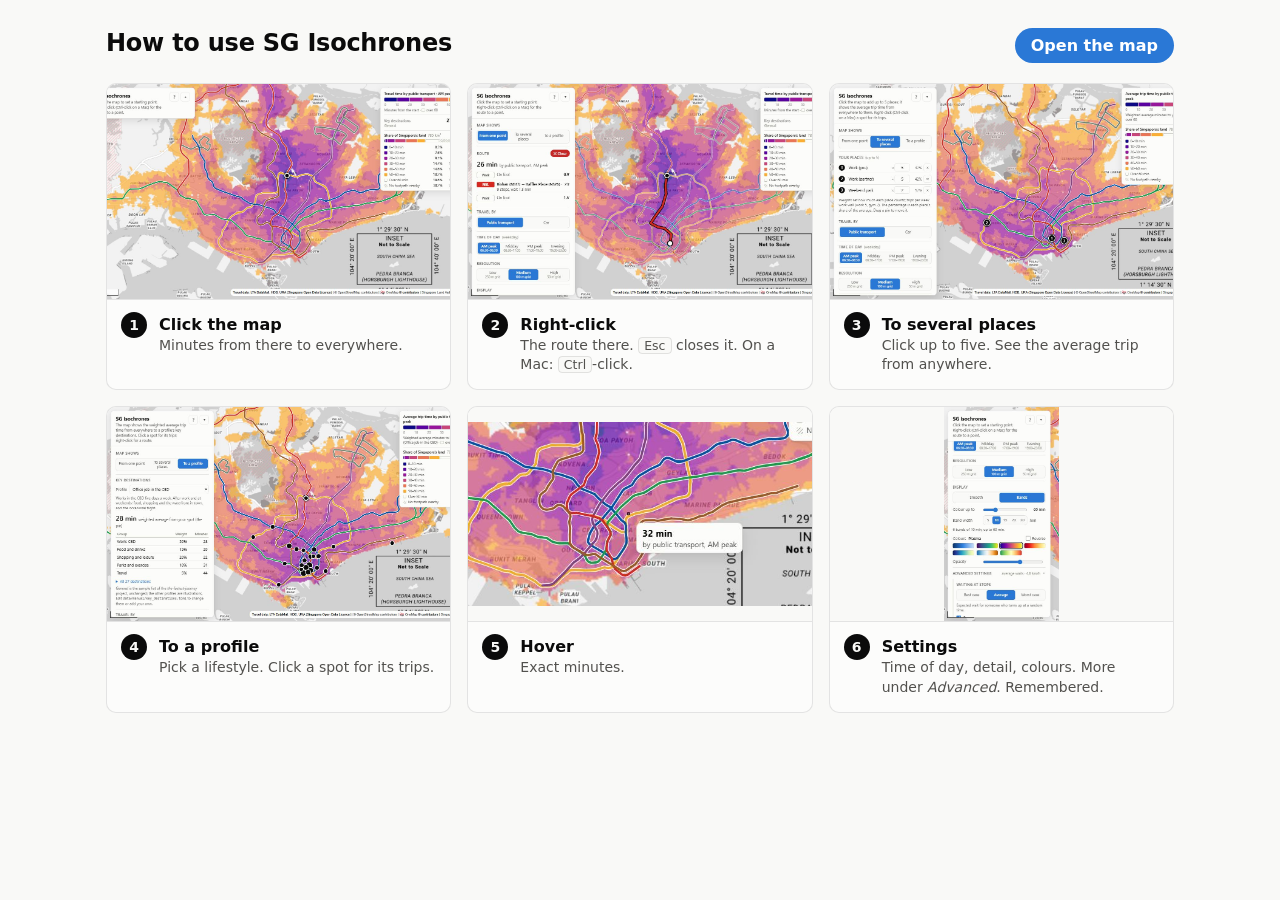
<file: web/tutorial.html>
<!doctype html>
<html lang="en">
<head>
  <meta charset="utf-8">
  <meta name="viewport" content="width=device-width, initial-scale=1">
  <title>How to use SG Isochrones</title>
  <style>
    :root {
      color-scheme: light;
      --page: #f9f9f7; --surface: #fcfcfb; --ink: #0b0b0b; --ink-2: #52514e;
      --border: rgba(11, 11, 11, 0.10); --accent: #2a78d6; --accent-ink: #ffffff;
      font-family: system-ui, -apple-system, "Segoe UI", sans-serif;
    }
    @media (prefers-color-scheme: dark) {
      :root:not([data-theme="light"]) {
        color-scheme: dark;
        --page: #0d0d0d; --surface: #1a1a19; --ink: #ffffff; --ink-2: #c3c2b7;
        --border: rgba(255, 255, 255, 0.10); --accent: #3987e5;
      }
    }
    :root[data-theme="dark"] {
      color-scheme: dark;
      --page: #0d0d0d; --surface: #1a1a19; --ink: #ffffff; --ink-2: #c3c2b7;
      --border: rgba(255, 255, 255, 0.10); --accent: #3987e5;
    }
    * { box-sizing: border-box; }
    body { margin: 0; background: var(--page); color: var(--ink); }
    main { max-width: 1100px; margin: 0 auto; padding: 28px 16px 40px; }
    header { display: flex; align-items: baseline; justify-content: space-between; gap: 16px; flex-wrap: wrap; margin-bottom: 20px; }
    h1 { font-size: 24px; margin: 0; letter-spacing: -0.01em; }
    .open { display: inline-block; padding: 8px 16px; border-radius: 999px; background: var(--accent); color: var(--accent-ink);
            font-weight: 600; text-decoration: none; }
    .open:focus-visible { outline: 2px solid var(--accent); outline-offset: 3px; }
    ol { list-style: none; margin: 0; padding: 0; display: grid; grid-template-columns: repeat(auto-fit, minmax(320px, 1fr)); gap: 16px; }
    li { background: var(--surface); border: 1px solid var(--border); border-radius: 10px; overflow: hidden; }
    li a.shot { display: block; border-bottom: 1px solid var(--border); }
    li a.shot:focus-visible { outline: 2px solid var(--accent); outline-offset: -2px; }
    li img { display: block; width: 100%; aspect-ratio: 16 / 10; object-fit: cover; object-position: center; }
    li img.panel { object-position: left top; }  /* the side panel is what these show */
    li img.fit { object-fit: contain; background: var(--page); }
    .nowrap { white-space: nowrap; }
    .step { display: flex; gap: 12px; align-items: baseline; padding: 12px 14px 14px; }
    .n { flex: none; width: 26px; height: 26px; border-radius: 50%; background: var(--ink); color: var(--page);
         display: inline-flex; align-items: center; justify-content: center; font-weight: 700; font-size: 14px; }
    h2 { font-size: 16px; margin: 0 0 2px; }
    p { margin: 0; color: var(--ink-2); font-size: 14px; line-height: 1.4; }
    kbd { font: inherit; font-size: 12.5px; padding: 0 5px; border: 1px solid var(--border); border-radius: 4px; background: var(--page); }
  </style>
  <script>
    // match the app's theme choice, if one was made there
    try { const t = localStorage.getItem("theme"); if (t === "light" || t === "dark") document.documentElement.dataset.theme = t; } catch { /* storage unavailable */ }
  </script>
</head>
<body>
  <main>
    <header>
      <h1>How to use SG Isochrones</h1>
      <a class="open" href="./">Open the map</a>
    </header>
    <ol>
      <li>
        <a class="shot" href="tutorial/1-click.jpg"><img src="tutorial/1-click.jpg" alt="The map coloured by travel time from a point in Bishan, with the colour scale top right."></a>
        <div class="step"><span class="n">1</span><div><h2>Click the map</h2><p>Minutes from there to everywhere.</p></div></div>
      </li>
      <li>
        <a class="shot" href="tutorial/2-route.jpg"><img class="panel" src="tutorial/2-route.jpg" alt="A route from Bishan to Raffles Place on the North–South Line, listed in the panel with a red Close button."></a>
        <div class="step"><span class="n">2</span><div><h2>Right-click</h2><p>The route there. <kbd>Esc</kbd> closes it. On a Mac: <span class="nowrap"><kbd>Ctrl</kbd>-click</span>.</p></div></div>
      </li>
      <li>
        <a class="shot" href="tutorial/3-places.jpg"><img class="panel" src="tutorial/3-places.jpg" alt="Three numbered places on the map, listed with weights, and the map coloured by average trip time to them."></a>
        <div class="step"><span class="n">3</span><div><h2>To several places</h2><p>Click up to five. See the average trip from anywhere.</p></div></div>
      </li>
      <li>
        <a class="shot" href="tutorial/4-profile.jpg"><img class="panel" src="tutorial/4-profile.jpg" alt="The profile view: an office job in the CBD, its places as dots, and the trip times from a pin in Bishan."></a>
        <div class="step"><span class="n">4</span><div><h2>To a profile</h2><p>Pick a lifestyle. Click a spot for its trips.</p></div></div>
      </li>
      <li>
        <a class="shot" href="tutorial/5-hover.jpg"><img class="fit" src="tutorial/5-hover.jpg" alt="A tooltip over the map reading 32 min by public transport, AM peak."></a>
        <div class="step"><span class="n">5</span><div><h2>Hover</h2><p>Exact minutes.</p></div></div>
      </li>
      <li>
        <a class="shot" href="tutorial/6-settings.jpg"><img class="fit" src="tutorial/6-settings.jpg" alt="The settings: time of day, resolution, colours and bands, and Advanced settings."></a>
        <div class="step"><span class="n">6</span><div><h2>Settings</h2><p>Time of day, detail, colours. More under <i>Advanced</i>. Remembered.</p></div></div>
      </li>
    </ol>
  </main>
</body>
</html>
</file>
